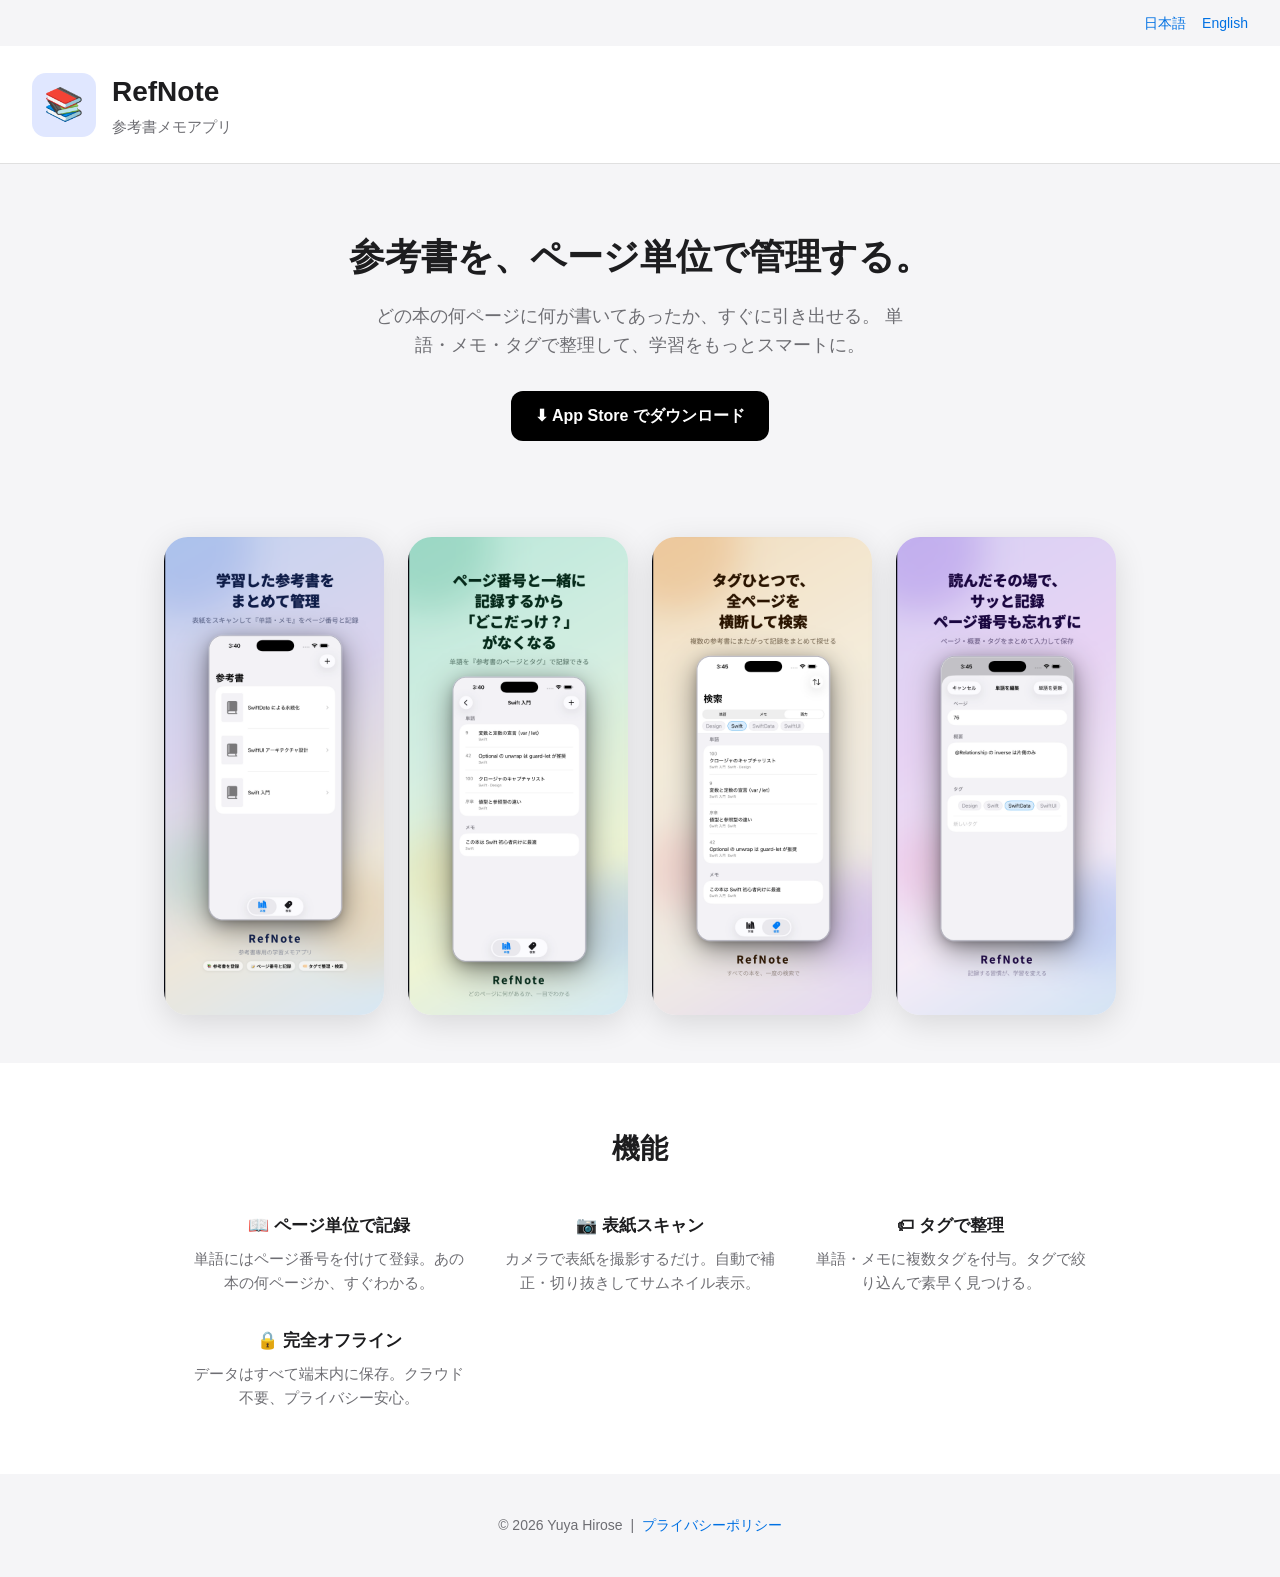
<file: index.html>
<!DOCTYPE html>
<html lang="ja">
<head>
  <meta charset="UTF-8" />
  <meta name="viewport" content="width=device-width, initial-scale=1.0" />
  <title>RefNote — 参考書メモアプリ</title>
  <meta name="description" content="参考書のページ単位で単語・メモを記録・引き出せる iOS アプリ" />
  <link rel="stylesheet" href="assets/style.css" />
</head>
<body>

  <div class="lang-switch">
    <a href="index.html">日本語</a>
    <a href="en/index.html">English</a>
  </div>

  <header>
    <div class="app-icon">📚</div>
    <div>
      <h1>RefNote</h1>
      <p>参考書メモアプリ</p>
    </div>
  </header>

  <section class="hero">
    <h2>参考書を、ページ単位で管理する。</h2>
    <p>
      どの本の何ページに何が書いてあったか、すぐに引き出せる。
      単語・メモ・タグで整理して、学習をもっとスマートに。
    </p>
    <!-- App Store リンクが確定したら href を更新してください -->
    <a class="badge" href="https://apps.apple.com/jp/app/refnote/id6764132683" aria-label="App Store でダウンロード">
      ⬇ App Store でダウンロード
    </a>
  </section>

  <section class="screenshots">
    <!-- screenshots/ja/ にファイルを配置したら src を更新してください -->
    <img src="screenshots/ja/01-booklist.png" alt="本棚一覧" />
    <img src="screenshots/ja/02-bookdetail.png" alt="書籍詳細" />
    <img src="screenshots/ja/03-filter.png" alt="タグ絞り込み" />
    <img src="screenshots/ja/04-addword.png" alt="タグ絞り込み" />
  </section>

  <section class="features">
    <h2>機能</h2>
    <div class="feature-grid">
      <div class="feature-item">
        <h3>📖 ページ単位で記録</h3>
        <p>単語にはページ番号を付けて登録。あの本の何ページか、すぐわかる。</p>
      </div>
      <div class="feature-item">
        <h3>📷 表紙スキャン</h3>
        <p>カメラで表紙を撮影するだけ。自動で補正・切り抜きしてサムネイル表示。</p>
      </div>
      <div class="feature-item">
        <h3>🏷 タグで整理</h3>
        <p>単語・メモに複数タグを付与。タグで絞り込んで素早く見つける。</p>
      </div>
      <div class="feature-item">
        <h3>🔒 完全オフライン</h3>
        <p>データはすべて端末内に保存。クラウド不要、プライバシー安心。</p>
      </div>
    </div>
  </section>

  <footer>
    <p>
      &copy; 2026 Yuya Hirose &nbsp;|&nbsp;
      <a href="privacy.html">プライバシーポリシー</a>
    </p>
  </footer>

</body>
</html>
</file>
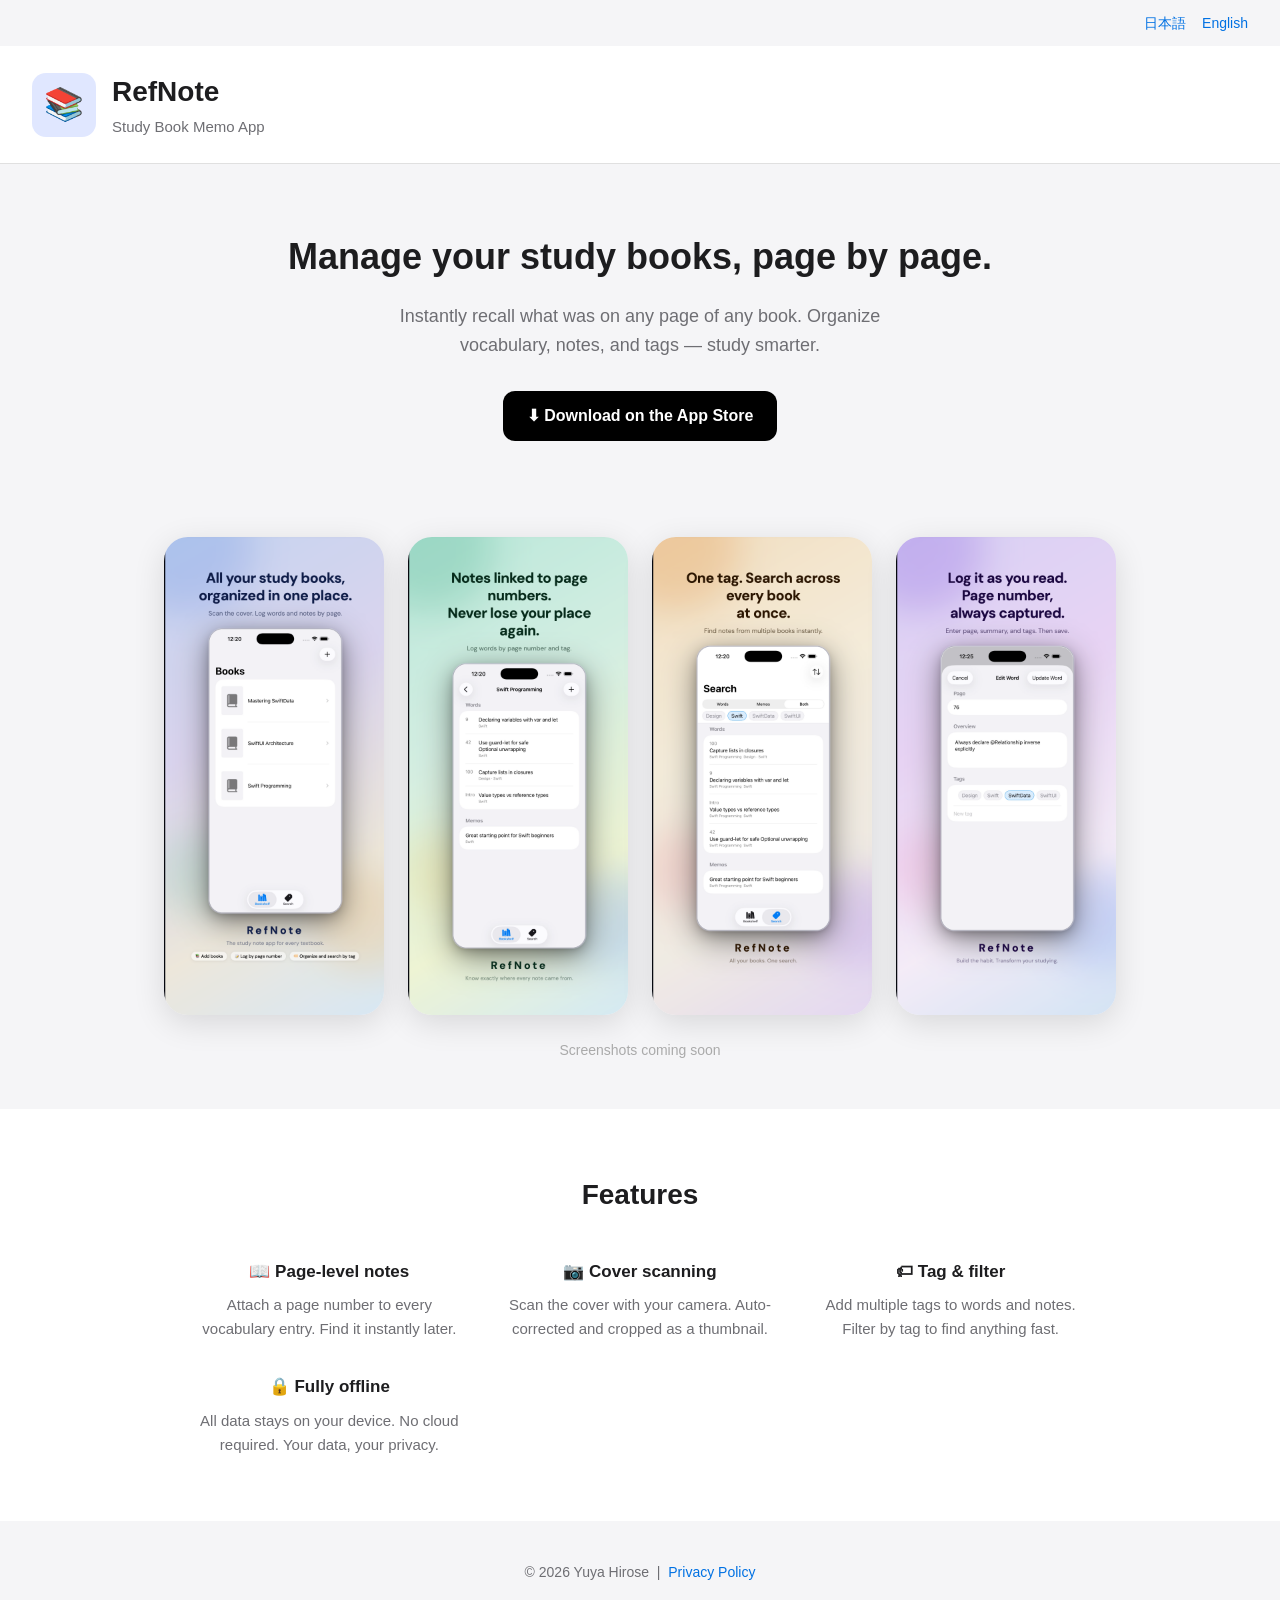
<file: en/index.html>
<!DOCTYPE html>
<html lang="en">
<head>
  <meta charset="UTF-8" />
  <meta name="viewport" content="width=device-width, initial-scale=1.0" />
  <title>RefNote — Study Book Memo App</title>
  <meta name="description" content="Record and recall vocabulary and notes by page number — for every study book you own." />
  <link rel="stylesheet" href="../assets/style.css" />
</head>
<body>

  <div class="lang-switch">
    <a href="../index.html">日本語</a>
    <a href="index.html">English</a>
  </div>

  <header>
    <div class="app-icon">📚</div>
    <div>
      <h1>RefNote</h1>
      <p>Study Book Memo App</p>
    </div>
  </header>

  <section class="hero">
    <h2>Manage your study books, page by page.</h2>
    <p>
      Instantly recall what was on any page of any book.
      Organize vocabulary, notes, and tags — study smarter.
    </p>
    <!-- Update href once App Store link is confirmed -->
    <a class="badge" href="https://apps.apple.com/us/app/refnote/id6764132683" aria-label="Download on the App Store">
      ⬇ Download on the App Store
    </a>
  </section>

  <section class="screenshots">
    <!-- Update src once screenshots/en/ files are in place -->
    <!-- <img src="../screenshots/en/01-booklist.png" alt="Book list" /> -->
    <!-- <img src="../screenshots/en/02-bookdetail.png" alt="Book detail" /> -->
    <!-- <img src="../screenshots/en/03-filter.png" alt="Tag filter" /> -->
    <img src="../screenshots/en/01-booklist.png" alt="Book list" />
    <img src="../screenshots/en/02-bookdetail.png" alt="Book list" />
    <img src="../screenshots/en/03-filter.png" alt="Book list" />
    <img src="../screenshots/en/04-addword.png" alt="Book list" />
    <p style="color:#aaa;font-size:14px;">Screenshots coming soon</p>
  </section>

  <section class="features">
    <h2>Features</h2>
    <div class="feature-grid">
      <div class="feature-item">
        <h3>📖 Page-level notes</h3>
        <p>Attach a page number to every vocabulary entry. Find it instantly later.</p>
      </div>
      <div class="feature-item">
        <h3>📷 Cover scanning</h3>
        <p>Scan the cover with your camera. Auto-corrected and cropped as a thumbnail.</p>
      </div>
      <div class="feature-item">
        <h3>🏷 Tag &amp; filter</h3>
        <p>Add multiple tags to words and notes. Filter by tag to find anything fast.</p>
      </div>
      <div class="feature-item">
        <h3>🔒 Fully offline</h3>
        <p>All data stays on your device. No cloud required. Your data, your privacy.</p>
      </div>
    </div>
  </section>

  <footer>
    <p>
      &copy; 2026 Yuya Hirose &nbsp;|&nbsp;
      <a href="privacy.html">Privacy Policy</a>
    </p>
  </footer>

</body>
</html>
</file>
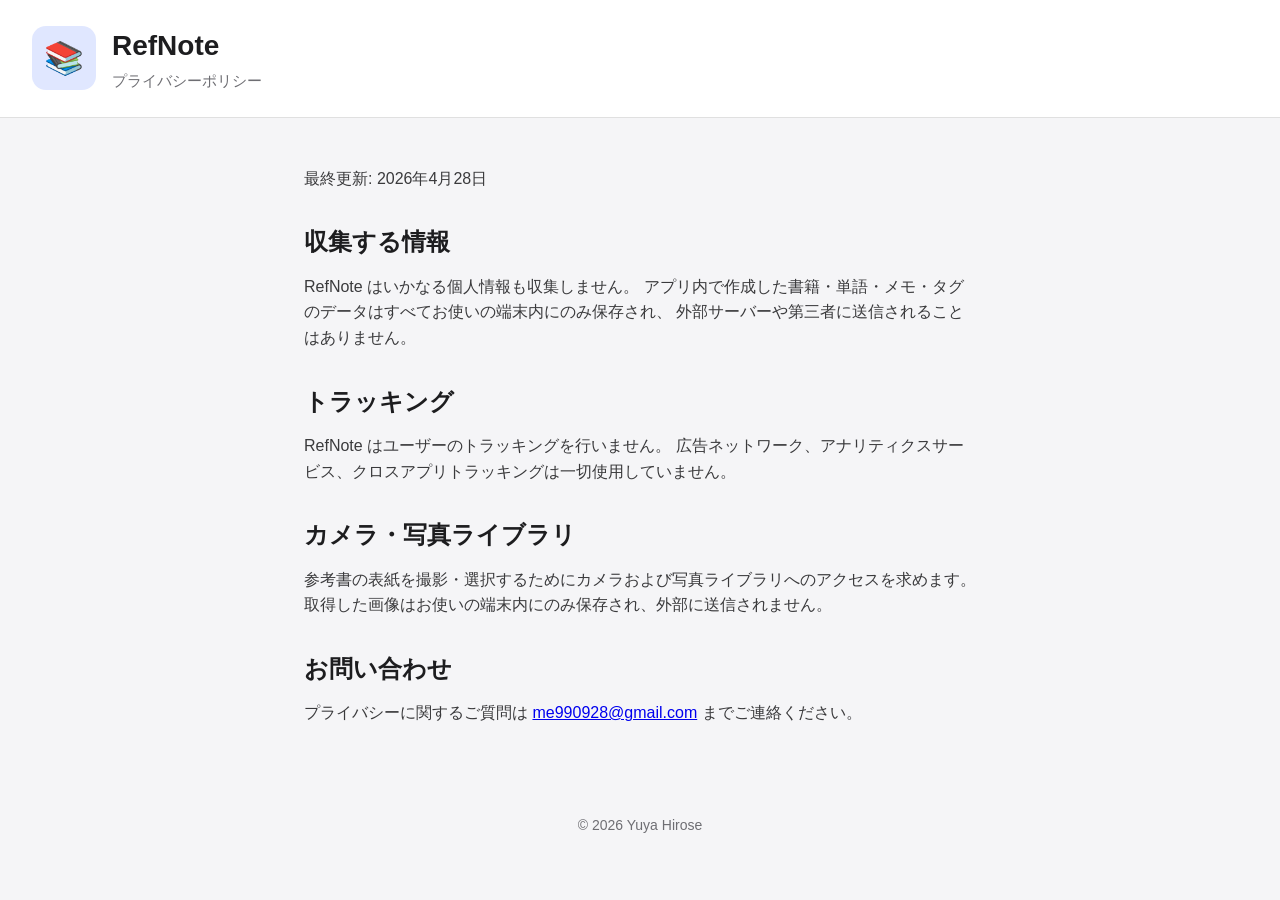
<file: privacy.html>
<!DOCTYPE html>
<html lang="ja">
<head>
  <meta charset="UTF-8" />
  <meta name="viewport" content="width=device-width, initial-scale=1.0" />
  <title>プライバシーポリシー — RefNote</title>
  <link rel="stylesheet" href="assets/style.css" />
  <style>
    .policy { max-width: 720px; margin: 48px auto; padding: 0 24px; }
    .policy h2 { font-size: 24px; margin: 32px 0 12px; }
    .policy p, .policy li { font-size: 16px; color: #3a3a3c; margin-bottom: 12px; }
    .policy ul { padding-left: 20px; }
  </style>
</head>
<body>

  <header>
    <div class="app-icon">📚</div>
    <div>
      <h1>RefNote</h1>
      <p>プライバシーポリシー</p>
    </div>
  </header>

  <div class="policy">
    <p>最終更新: 2026年4月28日</p>

    <h2>収集する情報</h2>
    <p>
      RefNote はいかなる個人情報も収集しません。
      アプリ内で作成した書籍・単語・メモ・タグのデータはすべてお使いの端末内にのみ保存され、
      外部サーバーや第三者に送信されることはありません。
    </p>

    <h2>トラッキング</h2>
    <p>
      RefNote はユーザーのトラッキングを行いません。
      広告ネットワーク、アナリティクスサービス、クロスアプリトラッキングは一切使用していません。
    </p>

    <h2>カメラ・写真ライブラリ</h2>
    <p>
      参考書の表紙を撮影・選択するためにカメラおよび写真ライブラリへのアクセスを求めます。
      取得した画像はお使いの端末内にのみ保存され、外部に送信されません。
    </p>

    <h2>お問い合わせ</h2>
    <p>
      プライバシーに関するご質問は
      <a href="mailto:me990928@gmail.com">me990928@gmail.com</a>
      までご連絡ください。
    </p>
  </div>

  <footer>
    <p>&copy; 2026 Yuya Hirose</p>
  </footer>

</body>
</html>
</file>
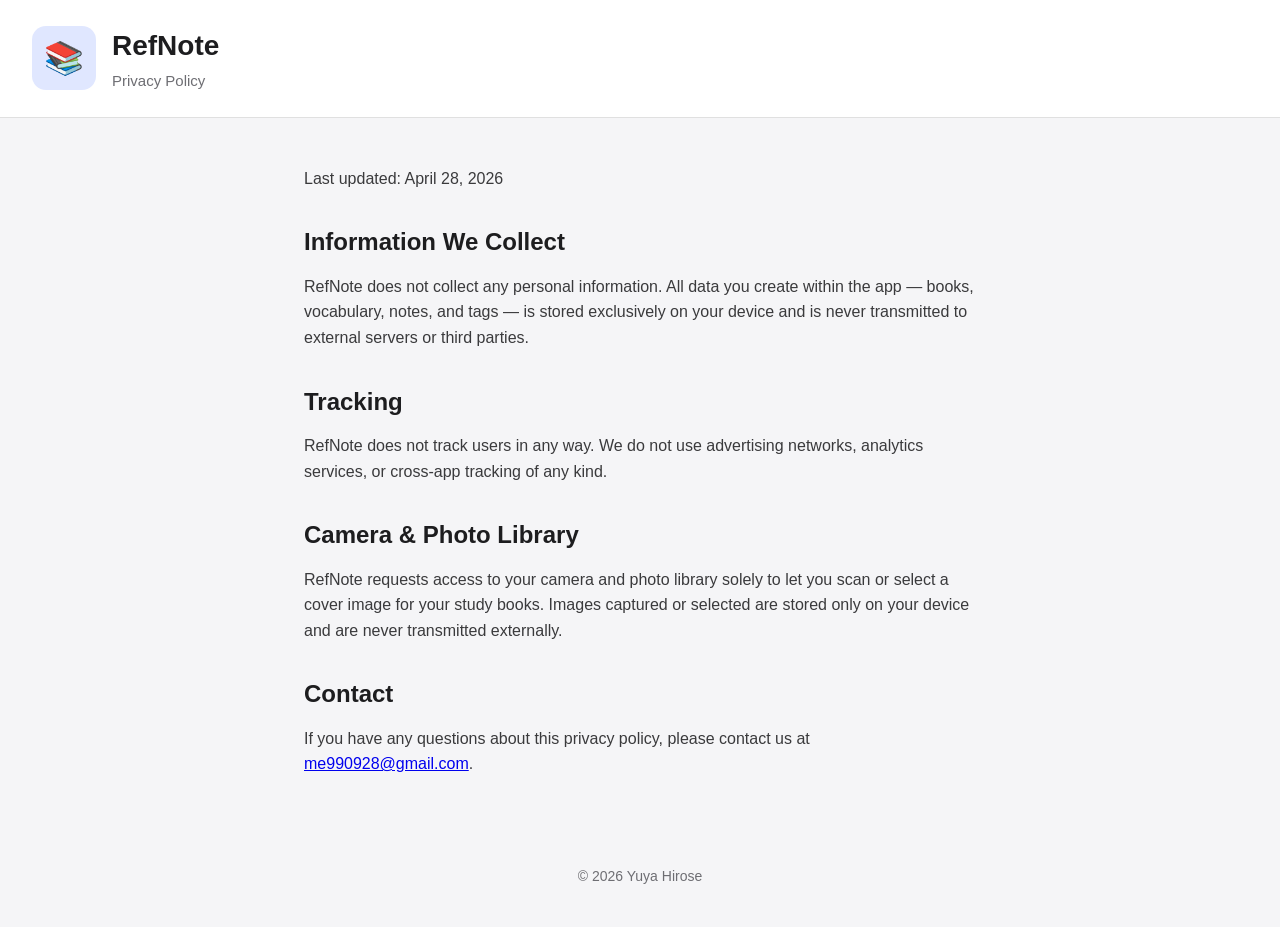
<file: en/privacy.html>
<!DOCTYPE html>
<html lang="en">
<head>
  <meta charset="UTF-8" />
  <meta name="viewport" content="width=device-width, initial-scale=1.0" />
  <title>Privacy Policy — RefNote</title>
  <link rel="stylesheet" href="../assets/style.css" />
  <style>
    .policy { max-width: 720px; margin: 48px auto; padding: 0 24px; }
    .policy h2 { font-size: 24px; margin: 32px 0 12px; }
    .policy p, .policy li { font-size: 16px; color: #3a3a3c; margin-bottom: 12px; }
    .policy ul { padding-left: 20px; }
  </style>
</head>
<body>

  <header>
    <div class="app-icon">📚</div>
    <div>
      <h1>RefNote</h1>
      <p>Privacy Policy</p>
    </div>
  </header>

  <div class="policy">
    <p>Last updated: April 28, 2026</p>

    <h2>Information We Collect</h2>
    <p>
      RefNote does not collect any personal information.
      All data you create within the app — books, vocabulary, notes, and tags —
      is stored exclusively on your device and is never transmitted to external
      servers or third parties.
    </p>

    <h2>Tracking</h2>
    <p>
      RefNote does not track users in any way.
      We do not use advertising networks, analytics services,
      or cross-app tracking of any kind.
    </p>

    <h2>Camera &amp; Photo Library</h2>
    <p>
      RefNote requests access to your camera and photo library solely to let you
      scan or select a cover image for your study books.
      Images captured or selected are stored only on your device
      and are never transmitted externally.
    </p>

    <h2>Contact</h2>
    <p>
      If you have any questions about this privacy policy, please contact us at
      <a href="mailto:me990928@gmail.com">me990928@gmail.com</a>.
    </p>
  </div>

  <footer>
    <p>&copy; 2026 Yuya Hirose</p>
  </footer>

</body>
</html>
</file>
<file: assets/style.css>
*, *::before, *::after { box-sizing: border-box; margin: 0; padding: 0; }

body {
  font-family: -apple-system, BlinkMacSystemFont, "Hiragino Sans", sans-serif;
  background: #f5f5f7;
  color: #1d1d1f;
  line-height: 1.6;
}

header {
  background: #fff;
  border-bottom: 1px solid #e0e0e0;
  padding: 24px 32px;
  display: flex;
  align-items: center;
  gap: 16px;
}

header .app-icon {
  width: 64px;
  height: 64px;
  border-radius: 14px;
  background: #e0e7ff;
  display: flex;
  align-items: center;
  justify-content: center;
  font-size: 32px;
}

header h1 { font-size: 28px; font-weight: 700; }
header p  { font-size: 15px; color: #6e6e73; }

.hero {
  text-align: center;
  padding: 64px 24px 48px;
}

.hero h2 {
  font-size: 36px;
  font-weight: 700;
  margin-bottom: 16px;
}

.hero p {
  font-size: 18px;
  color: #6e6e73;
  max-width: 560px;
  margin: 0 auto 32px;
}

.badge {
  display: inline-block;
  background: #000;
  color: #fff;
  padding: 12px 24px;
  border-radius: 12px;
  font-size: 16px;
  font-weight: 600;
  text-decoration: none;
}

.badge:hover { opacity: 0.8; }

.screenshots {
  display: flex;
  justify-content: center;
  gap: 24px;
  padding: 48px 24px;
  flex-wrap: wrap;
  max-width: 1100px;
  margin: 0 auto;
}

.screenshots img {
  width: 220px;
  border-radius: 24px;
  box-shadow: 0 8px 32px rgba(0,0,0,0.12);
}

.features {
  background: #fff;
  padding: 64px 24px;
  text-align: center;
}

.features h2 {
  font-size: 28px;
  font-weight: 700;
  margin-bottom: 40px;
}

.feature-grid {
  display: grid;
  grid-template-columns: repeat(auto-fit, minmax(220px, 1fr));
  gap: 32px;
  max-width: 900px;
  margin: 0 auto;
}

.feature-item h3 { font-size: 17px; font-weight: 600; margin-bottom: 8px; }
.feature-item p  { font-size: 15px; color: #6e6e73; }

.lang-switch {
  text-align: right;
  padding: 12px 32px;
  font-size: 14px;
}

.lang-switch a { color: #0071e3; text-decoration: none; margin-left: 12px; }

footer {
  text-align: center;
  padding: 40px 24px;
  font-size: 14px;
  color: #6e6e73;
}

footer a { color: #0071e3; text-decoration: none; }
</file>
